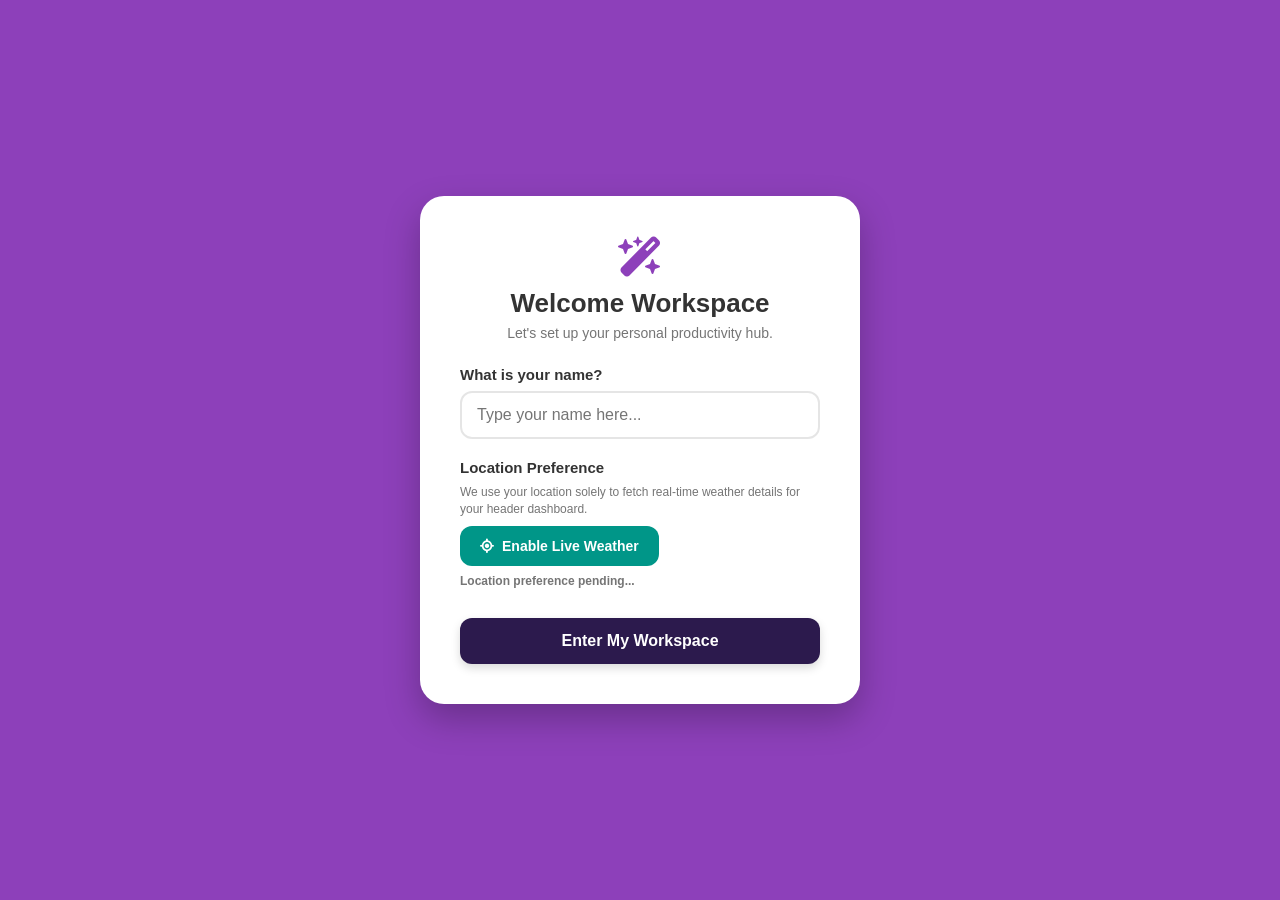
<file: index.html>
<!DOCTYPE html>
<html lang="en">
<head>
    <meta charset="UTF-8">
    <meta name="viewport" content="width=device-width, initial-scale=1.0">
    <title>TO-DO List Workspace</title>
    
    <link rel="stylesheet" href="https://cdnjs.cloudflare.com/ajax/libs/font-awesome/6.4.0/css/all.min.css">
    <link rel="icon" type="image/png" href="todoicon.png?v=2">
    <link rel="stylesheet" href="todo.css">
</head>
<body>

    <div id="onboardingGateway" class="hidden">
        <div class="onboardingCard">
            <div class="onboardingHeader">
                <i class="fa-solid fa-wand-magic-sparkles magicIcon"></i>
                <h2>Welcome Workspace</h2>
                <p>Let's set up your personal productivity hub.</p>
            </div>
            
            <div class="onboardingBody">
                <div class="onboardingRow">
                    <label for="onboardingNameInput">What is your name?</label>
                    <input type="text" id="onboardingNameInput" placeholder="Type your name here..." autocomplete="off">
                </div>
                
                <div class="onboardingRow">
                    <label>Location Preference</label>
                    <p class="onboardingHelpText">We use your location solely to fetch real-time weather details for your header dashboard.</p>
                    <button id="onboardingLocationBtn" class="onboardingLightBtn">
                        <i class="fa-solid fa-location-crosshairs"></i> Enable Live Weather
                    </button>
                    <span id="onboardingGeoStatus">Location preference pending...</span>
                </div>
                
                <button id="onboardingSubmitBtn" class="onboardingMainSubmit">Enter My Workspace</button>
            </div>
        </div>
    </div>

    <div id="appContainer" class="hidden">
        
        <div id="sidebar" class="collapsed">
            <button id="menuBtn" class="navBtn"><i class="fa-solid fa-bars"></i></button>
            <button id="searchToggleBtn" class="navBtn"><i class="fa-solid fa-magnifying-glass"></i> <span>Search</span></button>

            <button id="navAddTask" class="navBtn activeNav"><i class="fa-solid fa-plus"></i> <span>Add Task</span></button>
            <button id="navCompleted" class="navBtn"><i class="fa-solid fa-circle-check"></i> <span>Completed</span></button>
            <button id="navBin" class="navBtn"><i class="fa-solid fa-trash-can"></i> <span>Bin</span></button>
            
            <div class="sidebarDivider"></div>
            
            <div class="sidebarLabel"><span>Categories</span></div>
            <button id="navCatPersonal" class="navBtn catNav" data-category="Personal">
                <i class="fa-solid fa-user"></i> <span>Personal</span> <span id="badgePersonal" class="catBadge">0</span>
            </button>
            <button id="navCatCollege" class="navBtn catNav" data-category="College">
                <i class="fa-solid fa-graduation-cap"></i> <span>College</span> <span id="badgeCollege" class="catBadge">0</span>
            </button>
            <button id="navCatWork" class="navBtn catNav" data-category="Work">
                <i class="fa-solid fa-briefcase"></i> <span>Work</span> <span id="badgeWork" class="catBadge">0</span>
            </button>

            <div style="flex-grow: 1;"></div> 
            <button id="themeToggleBtn" class="navBtn"><i class="fa-solid fa-moon"></i> <span>Dark Mode</span></button>
            <button id="navProfile" class="navBtn"><i class="fa-solid fa-gear"></i> <span>Settings</span></button>
        </div>

        <div id="mainContent">
            
            <div id="header">
                <div class="headerLeft">
                    <h1 id="greetingLine">Hello!</h1>
                    <p id="healthQuote">Hope you are staying healthy and productive today.</p>
                </div>
                <div class="headerRight">
                    <div id="liveClock">00:00:00 AM</div>
                    <div id="liveDate">Loading Date...</div>
                    <div id="weatherWidget">
                        <span id="weatherIcon"><i class="fa-solid fa-cloud"></i></span>
                        <span id="weatherText">Weather Syncing...</span>
                    </div>
                </div>
            </div>

            <div id="contentSearchContainer" class="hiddenSearch">
                <div class="searchWrapperBox">
                    <i class="fa-solid fa-magnifying-glass"></i>
                    <input type="text" id="workspaceSearch" placeholder="Search here...">
                </div>
            </div>

            <div id="addTaskView" class="viewPanel">
                
                <div id="categoryProgressWrapper" class="hidden">
                    <div class="progressMeta">
                        <span id="progressCategoryName">Category Progress</span>
                        <span id="progressCount">0% (0/0)</span>
                    </div>
                    <div class="progressBarBg">
                        <div id="progressBarFill"></div>
                    </div>
                </div>
                
                <div id="inputContainer">
                    <textarea id="taskInput" placeholder="Enter a task" rows="1" oninput="resizeInput(this)"></textarea>
                    
                    <select id="categorySelect">
                        <option value="Personal">Personal</option>
                        <option value="College">College</option>
                        <option value="Work">Work</option>
                    </select>

                    <select id="horizonSelect">
                        <option value="Daily">Daily</option>
                        <option value="Weekly">Weekly</option>
                        <option value="Monthly">Monthly</option>
                    </select>

                    <div class="deadlineDropdownContainer">
                        <button id="deadlineToggleBtn" class="deadlineTriggerBtn">
                            <i class="fa-regular fa-calendar-check"></i> Set Deadline
                        </button>
                        <div id="deadlineDropdownContent" class="deadlineMenuPanel hidden"></div>
                    </div>
                    
                    <button id="submitBtn">Add Task</button>
                </div>
                
                <ul id="taskList"></ul>
            </div>

            <div id="completedView" class="viewPanel hidden">
                <ul id="completedList"></ul>
            </div>

            <div id="binView" class="viewPanel hidden">
                <ul id="binList"></ul>
            </div>

            <div id="profileView" class="viewPanel hidden">
                <div class="settingsCardWrapper">
                    <h2>Account Settings</h2>
                    
                    <div class="settingsRowGroup">
                        <label>Profile Username</label>
                        <div class="inlineInputGroup">
                            <input type="text" id="usernameSettingsField" placeholder="Enter name">
                            <button id="saveNameBtn" class="settingsActionBtn">Update Name</button>
                        </div>
                    </div>
                    
                    <div class="settingsRowGroup">
                        <label>Location & Weather Diagnostics</label>
                        <p class="settingsSubtext">Re-sync your browser coordinates to refresh weather settings.</p>
                        <button id="re-requestLocationBtn" class="settingsActionBtn locationBtnColor">
                            <i class="fa-solid fa-location-arrow"></i> Sync Live Weather
                        </button>
                    </div>
                    
                    <div class="settingsRowGroup logoutBorderTop">
                        <label style="color: #c62828;">Danger Zone</label>
                        <p class="settingsSubtext">Logging out will erase all current saved tasks and reset your workspace preferences permanently.</p>
                        <button id="workspaceLogoutBtn" class="settingsActionBtn logoutBtnColor">
                            <i class="fa-solid fa-right-from-bracket"></i> Wipe & Log Out
                        </button>
                    </div>
                </div>
            </div>
            
        </div>
    </div>

    <div id="customLogoutModal" class="modalOverlay hiddenModal">
        <div class="modalBox">
            <div class="modalHeader">
                <i class="fa-solid fa-triangle-exclamation warningIcon animatePulse"></i>
                <h3>Wipe Workspace?</h3>
                <p>This action completely deletes your database tracking records. You cannot undo this modification.</p>
            </div>
            <div class="modalActionsRow">
                <button id="modalCancelBtn" class="modalBtn secondaryBtn">Cancel</button>
                <button id="modalConfirmBtn" class="modalBtn primaryDangerBtn">Log Out</button>
            </div>
        </div>
    </div>

    <script src="todo.js"></script>
</body>
</html>
</file>
<file: todo.css>
/* ==========================================================================
   1. THEME VARIABLE REPOSITORIES
   ========================================================================== */
:root {
    --bg-main: rgb(141, 64, 186); --bg-sidebar: #2c1a4d; --text-sidebar: #bfa8e0;
    --card-bg: white; --card-text: #333333; --card-subtext: #757575; --search-border: #2c1a4d;
    --header-bg: rgba(255, 255, 255, 0.18); --header-blur: blur(12px); 
    --header-border: 1px solid rgba(255, 255, 255, 0.2); --header-text: #ffffff;
}

body.dark-mode {
    --bg-main: #121212; --bg-sidebar: #1e1e1e; --text-sidebar: #aaaaaa;
    --card-bg: #2d2d2d; --card-text: #f5f5f5; --card-subtext: #b0b0b0; --search-border: #ff9800;
    --header-bg: rgba(0, 0, 0, 0.35); --header-blur: blur(12px); 
    --header-border: 1px solid rgba(255, 255, 255, 0.05); --header-text: #f5f5f5;
}

/* ==========================================================================
   2. GLOBAL CONTAINER ARCHITECTURE
   ========================================================================== */
body { background-color: var(--bg-main); margin: 0; font-family: Arial, sans-serif; display: flex; height: 100vh; transition: background-color 0.3s ease; overflow: hidden; }
#appContainer { display: flex; width: 100vw; height: 100vh; }
#mainContent { flex-grow: 1; overflow-y: auto; padding-bottom: 50px; display: flex; flex-direction: column; align-items: center; }
.hidden { display: none !important; }
.hiddenModal { display: none !important; opacity: 0; }

/* ==========================================================================
   3. ONBOARDING GATEWAY LAYOUT
   ========================================================================== */
#onboardingGateway { position: fixed; top: 0; left: 0; width: 100vw; height: 100vh; background-color: var(--bg-main); display: flex; justify-content: center; align-items: center; z-index: 100000; }
.onboardingCard { background-color: var(--card-bg); color: var(--card-text); width: 90%; max-width: 440px; padding: 40px; border-radius: 24px; box-shadow: 0 15px 35px rgba(0,0,0,0.25); display: flex; flex-direction: column; gap: 25px; box-sizing: border-box; transition: background-color 0.3s ease; }
.onboardingHeader { text-align: center; }
.magicIcon { font-size: 40px; color: rgb(141, 64, 186); margin-bottom: 12px; }
body.dark-mode .magicIcon { color: #ff9800; }
.onboardingHeader h2 { margin: 0; font-size: 26px; font-weight: bold; }
.onboardingHeader p { margin: 6px 0 0 0; font-size: 14px; color: var(--card-subtext); }
.onboardingBody { display: flex; flex-direction: column; gap: 20px; }
.onboardingRow { display: flex; flex-direction: column; gap: 8px; }
.onboardingRow label { font-size: 15px; font-weight: bold; }
.onboardingHelpText { margin: 0; font-size: 12px; color: var(--card-subtext); line-height: 1.4; }
#onboardingNameInput { height: 44px; border-radius: 12px; border: 2px solid rgba(0,0,0,0.1); padding: 0 15px; font-size: 16px; outline: none; background-color: transparent; color: var(--card-text); transition: border-color 0.2s ease; }
body.dark-mode #onboardingNameInput { border: 2px solid rgba(255,255,255,0.1); }
#onboardingNameInput:focus { border-color: rgb(141, 64, 186); }
body.dark-mode #onboardingNameInput:focus { border-color: #ff9800; }
.onboardingLightBtn { height: 40px; border-radius: 12px; border: none; background-color: #009688; color: white; font-weight: bold; font-size: 14px; cursor: pointer; display: flex; align-items: center; justify-content: center; gap: 8px; transition: background-color 0.2s ease; width: max-content; padding: 0 20px; }
.onboardingLightBtn:hover { background-color: #00796b; }
#onboardingGeoStatus { font-size: 12px; font-weight: bold; color: var(--card-subtext); }
.onboardingMainSubmit { margin-top: 10px; height: 46px; border-radius: 12px; border: none; background-color: #2c1a4d; color: white; font-size: 16px; font-weight: bold; cursor: pointer; transition: background-color 0.2s ease; box-shadow: 0 4px 10px rgba(0,0,0,0.15); }
.onboardingMainSubmit:hover { background-color: #432b73; }
body.dark-mode .onboardingMainSubmit { background-color: #ff9800; color: #121212; }
body.dark-mode .onboardingMainSubmit:hover { background-color: #e08600; }

/* ==========================================================================
   4. SIDEBAR NAVIGATION & BADGES
   ========================================================================== */
#sidebar { width: 220px; background-color: var(--bg-sidebar); display: flex; flex-direction: column; padding: 20px 10px; gap: 10px; box-shadow: 2px 0 10px rgba(0,0,0,0.3); transition: width 0.3s ease, background-color 0.3s ease; box-sizing: border-box; flex-shrink: 0; }
#sidebar.collapsed { width: 70px; }
#menuBtn { margin-bottom: 5px; color: white !important; }
.sidebarDivider { height: 1px; background-color: rgba(255, 255, 255, 0.1); margin: 10px 5px; }
.sidebarLabel { color: #75639e; font-size: 12px; font-weight: bold; text-transform: uppercase; padding-left: 15px; letter-spacing: 1px; white-space: nowrap; }
#sidebar.collapsed .sidebarLabel { display: none; }
.navBtn { background: transparent; border: none; color: var(--text-sidebar); font-size: 18px; text-align: left; padding: 12px 15px; border-radius: 10px; cursor: pointer; transition: all 0.2s ease; display: flex; align-items: center; gap: 15px; width: 100%; box-sizing: border-box; white-space: nowrap; }
.navBtn i { font-size: 20px; width: 25px; text-align: center; flex-shrink: 0; }
#sidebar.collapsed .navBtn span { display: none; }
.navBtn:hover { background-color: rgba(255, 255, 255, 0.1); color: white; }
.navBtn.activeNav { background-color: rgb(231, 52, 52); color: white; font-weight: bold; }
#sidebar #navCatPersonal.activeNav { background-color: #ff9800; }
#sidebar #navCatCollege.activeNav { background-color: #2196f3; }
#sidebar #navCatWork.activeNav { background-color: #9c27b0; }
#sidebar #navProfile.activeNav { background-color: #009688; }
#searchToggleBtn.activeSearchMode { background-color: rgba(255, 255, 255, 0.2); color: #ffffff !important; border-left: 4px solid #ff9800; }

/* Live Sidebar Number Badges */
.catBadge { margin-left: auto; background-color: rgba(255, 255, 255, 0.1); color: var(--text-sidebar); font-size: 11px; font-weight: bold; padding: 2px 8px; border-radius: 12px; transition: all 0.3s ease; }
.navBtn:hover .catBadge { background-color: rgba(255, 255, 255, 0.2); color: white; }
.navBtn.activeNav .catBadge { background-color: white !important; color: #121212 !important; }
#sidebar.collapsed .catBadge { display: none; }

/* ==========================================================================
   5. HEADER DASHBOARD & SEARCH
   ========================================================================== */
#header { background-color: var(--header-bg); backdrop-filter: var(--header-blur); -webkit-backdrop-filter: var(--header-blur); border-bottom: var(--header-border); color: var(--header-text); padding: 24px 40px; margin-bottom: 20px; display: flex; justify-content: space-between; align-items: center; transition: all 0.3s ease; width: 100%; box-sizing: border-box; }
.headerLeft { display: flex; flex-direction: column; gap: 6px; text-align: left; }
#header h1 { margin: 0; font-size: 26px; font-weight: bold; letter-spacing: -0.5px; }
#healthQuote { margin: 0; font-size: 14px; opacity: 0.8; font-style: italic; }
.headerRight { display: flex; flex-direction: column; align-items: flex-end; gap: 5px; text-align: right; }
#liveClock { font-size: 26px; font-weight: bold; font-family: monospace; letter-spacing: 1px; }
#liveDate { font-size: 13px; font-weight: bold; opacity: 0.85; text-transform: uppercase; letter-spacing: 0.5px; }
#weatherWidget { display: flex; align-items: center; gap: 8px; font-size: 13px; font-weight: bold; margin-top: 2px; background-color: rgba(255, 255, 255, 0.15); padding: 5px 12px; border-radius: 20px; }
body.dark-mode #weatherWidget { background-color: rgba(0, 0, 0, 0.25); }

#contentSearchContainer { display: flex; justify-content: center; width: 100%; margin-top: 10px; margin-bottom: 15px; opacity: 1; transform: translateY(0); transition: all 0.3s cubic-bezier(0.4, 0, 0.2, 1); }
#contentSearchContainer.hiddenSearch { display: none !important; opacity: 0; transform: translateY(-20px); }
.searchWrapperBox { display: flex; align-items: center; background-color: var(--card-bg); border: 2px solid var(--search-border); border-radius: 20px; padding: 0 18px; width: 320px; height: 40px; gap: 12px; box-shadow: 0 4px 10px rgba(0,0,0,0.15); transition: background-color 0.3s ease, border-color 0.3s ease; }
.searchWrapperBox i { color: #2c1a4d; font-size: 16px; }
#workspaceSearch { border: none; outline: none; font-size: 16px; font-weight: bold; color: var(--card-text); width: 100%; background: transparent; }
#workspaceSearch::placeholder { color: #a092bd; }

/* ==========================================================================
   6. INPUT BAR & PROGRESS TRACKER
   ========================================================================== */
#categoryProgressWrapper { width: 100%; max-width: 600px; margin: 10px auto 30px auto; background-color: var(--card-bg); padding: 18px 24px; border-radius: 16px; box-shadow: 0 8px 16px rgba(0,0,0,0.05); display: flex; flex-direction: column; gap: 12px; box-sizing: border-box; border: 1px solid rgba(0,0,0,0.03); animation: modalPopIn 0.3s ease; }
.progressMeta { display: flex; justify-content: space-between; align-items: center; font-size: 15px; font-weight: bold; color: var(--card-text); }
#progressCount { color: var(--card-subtext); font-size: 13px; }
.progressBarBg { width: 100%; height: 10px; background-color: rgba(0, 0, 0, 0.06); border-radius: 10px; overflow: hidden; }
body.dark-mode .progressBarBg { background-color: rgba(255, 255, 255, 0.08); }
#progressBarFill { height: 100%; width: 0%; border-radius: 10px; transition: width 0.6s cubic-bezier(0.34, 1.56, 0.64, 1), background-color 0.3s ease; }

#inputContainer { margin-top: 30px; display: flex; justify-content: center; align-items: center; gap: 12px; width: 100%; position: relative; }
#taskInput { min-width: 180px; max-width: 400px; width: 180px; height: 40px; min-height: 40px; font-size: 16px; text-align: left; padding: 10px 15px; border-radius: 20px; border: none; outline: none; resize: none; font-family: inherit; box-sizing: border-box; overflow-y: hidden; }
#categorySelect, #horizonSelect { height: 40px; font-size: 15px; border-radius: 20px; padding: 0 15px; border: none; outline: none; background-color: var(--card-bg); cursor: pointer; font-weight: bold; color: var(--card-text); transition: background-color 0.3s ease, color 0.3s ease; text-align-last: center; }
#submitBtn { width: 110px; height: 40px; font-size: 16px; border-radius: 20px; background-color: rgb(246, 245, 245); border: none; cursor: pointer; font-weight: bold; }
#submitBtn:hover { background-color: grey; color: white; }

.deadlineDropdownContainer { position: relative; display: inline-block; }
.deadlineTriggerBtn { height: 40px; font-size: 15px; font-weight: bold; border-radius: 20px; border: none; padding: 0 16px; background-color: var(--card-bg); color: var(--card-text); cursor: pointer; display: flex; align-items: center; gap: 8px; transition: all 0.2s ease; }
.deadlineTriggerBtn:hover { background-color: rgba(255,255,255,0.8); }
body.dark-mode .deadlineTriggerBtn:hover { background-color: rgba(255,255,255,0.1); }
.deadlineTriggerBtn.activeState { background-color: #009688 !important; color: white !important; }
.deadlineMenuPanel { position: absolute; top: 48px; left: 50%; transform: translateX(-50%); background-color: var(--card-bg); border-radius: 14px; box-shadow: 0 8px 24px rgba(0,0,0,0.2); padding: 15px; z-index: 100; display: flex; flex-direction: column; gap: 10px; min-width: 200px; border: 1px solid rgba(0,0,0,0.05); }
.deadlineMenuPanel label { font-size: 12px; font-weight: bold; color: var(--card-subtext); text-transform: uppercase; }
.deadlineMenuPanel input { height: 38px; border-radius: 8px; border: 1px solid var(--card-subtext); padding: 0 10px; font-size: 14px; font-weight: bold; background: transparent; color: var(--card-text); outline: none; width: 100%; box-sizing: border-box; }

/* ==========================================================================
   7. KANBAN CARD ARCHITECTURE & DRAG/DROP
   ========================================================================== */
#taskList, #binList, #completedList { list-style: none; padding: 0; margin-top: 30px; display: flex; flex-wrap: wrap; gap: 20px; justify-content: center; align-items: flex-start; width: 100%; }
#taskList li, #binList li, #completedList li { background-color: var(--card-bg); border-radius: 16px; width: fit-content; min-width: 320px; max-width: 600px; min-height: 120px; display: flex; flex-direction: column; justify-content: space-between; box-shadow: 0 8px 16px rgba(0,0,0,0.06); position: relative; transition: transform 0.2s ease, box-shadow 0.2s ease, background-color 0.3s ease; box-sizing: border-box; border: 1px solid rgba(0,0,0,0.03); }
#taskList li:hover { transform: translateY(-2px); box-shadow: 0 12px 22px rgba(0,0,0,0.1); }

.cardMainBody { padding: 18px 20px 12px 20px; display: flex; flex-direction: column; gap: 8px; }
.cardTopRow { display: flex; justify-content: space-between; align-items: flex-start; padding-right: 25px; gap: 15px; }
.taskText { font-size: 18px; font-weight: bold; color: var(--card-text); line-height: 1.3; transition: color 0.3s ease; overflow-wrap: break-word; word-break: break-word; flex: 1; padding-right: 10px; }
.taskText[contenteditable="true"] { outline: none; border-bottom: 2px dashed rgb(141, 64, 186); background-color: rgba(0, 0, 0, 0.03); padding: 2px 4px; border-radius: 4px; }
body.dark-mode .taskText[contenteditable="true"] { border-bottom: 2px dashed #ff9800; }

.cardCategoryFlag { font-size: 10px; font-weight: bold; text-transform: uppercase; letter-spacing: 0.8px; color: white !important; padding: 4px 10px; border-radius: 12px; opacity: 1; margin-top: 0; display: flex; align-items: center; justify-content: center; }
.cat-personal { background-color: #ff9800; } 
.cat-college  { background-color: #2196f3; } 
.cat-work     { background-color: #9c27b0; } 

.cardTimerRow { display: flex; align-items: center; gap: 6px; }
.deadlineTracker { font-size: 12px; font-weight: bold; color: #e65100; padding: 3px 8px; border-radius: 6px; background-color: rgba(230, 81, 0, 0.08); display: flex; align-items: center; gap: 5px; }
.deadlineOverdue { color: #d32f2f; background-color: rgba(211, 47, 47, 0.08); }

.cardFooterShelf { border-top: 1px solid rgba(0,0,0,0.06); padding: 10px 20px; display: flex; justify-content: space-between; align-items: center; background-color: rgba(0,0,0,0.01); border-bottom-left-radius: 16px; border-bottom-right-radius: 16px; }
body.dark-mode .cardFooterShelf { border-top: 1px solid rgba(255,255,255,0.04); background-color: rgba(0,0,0,0.1); }
.cardHorizonLabel { font-size: 11px; font-weight: bold; text-transform: uppercase; color: var(--card-subtext); letter-spacing: 0.5px; }
.taskTime { font-size: 11px; color: var(--card-subtext); font-weight: bold; }

.menuTriggerBtn { position: absolute; top: 14px; right: 14px; background: transparent; border: none; font-size: 16px; cursor: pointer; color: var(--card-subtext); transition: color 0.2s ease; padding: 2px; z-index: 5; }
.menuTriggerBtn:hover { color: var(--card-text); }
.taskMenuDropdown { position: absolute; top: 40px; right: 15px; background-color: var(--card-bg); border: 1px solid rgba(0,0,0,0.08); border-radius: 8px; box-shadow: 0 4px 12px rgba(0,0,0,0.15); display: none; flex-direction: column; z-index: 9999; overflow: hidden; }
.menuOptionRow { background: transparent; border: none; padding: 10px 16px; font-size: 13px; font-weight: bold; color: var(--card-text); cursor: pointer; display: flex; align-items: center; gap: 10px; text-align: left; width: 100%; }
.menuOptionRow:hover { background-color: rgba(0, 0, 0, 0.05); }
.editOpt i { color: #2196f3; } .completeOpt i { color: #4CAF50; } .deleteOpt i { color: #c62828; }

/* Status Overrides (Completed, Bin, Overdue) */
#taskList li.completed, #completedList li { background-color: #4CAF50 !important; border-color: rgba(0,0,0,0.05); }
#taskList li.completed .taskText, #taskList li.completed .cardCategoryFlag, #taskList li.completed .cardHorizonLabel, #taskList li.completed .taskTime, #taskList li.completed .menuTriggerBtn, #completedList li .taskText, #completedList li .cardCategoryFlag, #completedList li .cardHorizonLabel, #completedList li .taskTime, #completedList li .menuTriggerBtn { color: white !important; opacity: 1; }
#taskList li.completed .deadlineTracker, #completedList li .deadlineTracker { background-color: rgba(255,255,255,0.15); color: white; }
#taskList li.completed .cardFooterShelf, #completedList li .cardFooterShelf { border-top: 1px solid rgba(255,255,255,0.1); background-color: rgba(0,0,0,0.05); }

#binList li { background-color: var(--card-bg); border: 1px solid rgba(198, 40, 40, 0.15); }
#binList .taskText { text-decoration: line-through; opacity: 0.6; }
#binList .deadlineTracker { background-color: rgba(198, 40, 40, 0.05); color: #c62828; }

#taskList li.overdue-card { background-color: #d32f2f !important; border-color: rgba(0,0,0,0.1); animation: modalPopIn 0.3s ease; }
#taskList li.overdue-card .taskText, #taskList li.overdue-card .cardHorizonLabel, #taskList li.overdue-card .taskTime, #taskList li.overdue-card .menuTriggerBtn { color: white !important; opacity: 1; }
#taskList li.overdue-card .deadlineTracker { background-color: rgba(255,255,255,0.2) !important; color: white !important; }
#taskList li.overdue-card .cardFooterShelf { border-top: 1px solid rgba(255,255,255,0.1); background-color: rgba(0,0,0,0.1); }

/* Drag and Drop Hooks */
#taskList li[draggable="true"] { cursor: grab; }
#taskList li[draggable="true"]:active { cursor: grabbing; }
#taskList li.dragging { opacity: 0.6; transform: scale(0.95) !important; box-shadow: 0 15px 25px rgba(0,0,0,0.2) !important; border: 2px dashed #ff9800; z-index: 10000; }

/* ==========================================================================
   8. SETTINGS & MODALS
   ========================================================================== */
.settingsCardWrapper { background-color: var(--card-bg); color: var(--card-text); width: 100%; min-width: 320px; max-width: 500px; margin: 40px auto; padding: 30px; border-radius: 16px; box-shadow: 0 10px 25px rgba(0,0,0,0.15); display: flex; flex-direction: column; gap: 20px; transition: background-color 0.3s ease; box-sizing: border-box; }
.settingsCardWrapper h2 { margin: 0 0 10px 0; font-size: 22px; border-bottom: 2px solid rgba(0,0,0,0.05); padding-bottom: 10px; }
body.dark-mode .settingsCardWrapper h2 { border-bottom: 2px solid rgba(255,255,255,0.05); }
.settingsRowGroup { display: flex; flex-direction: column; gap: 8px; text-align: left; }
.settingsRowGroup label { font-size: 14px; font-weight: bold; opacity: 0.9; }
.settingsSubtext { margin: 0; font-size: 12px; color: var(--card-subtext); }
.inlineInputGroup { display: flex; gap: 10px; width: 100%; }
.inlineInputGroup input { flex-grow: 1; height: 40px; border-radius: 10px; border: 1px solid var(--card-subtext); padding: 0 15px; font-size: 15px; outline: none; background-color: transparent; color: var(--card-text); }
.settingsActionBtn { height: 40px; border-radius: 10px; border: none; background-color: #2c1a4d; color: white; font-weight: bold; padding: 0 20px; cursor: pointer; transition: background-color 0.2s ease; font-size: 14px; }
.settingsActionBtn:hover { background-color: #432b73; }
.locationBtnColor { background-color: #009688; display: flex; align-items: center; gap: 8px; justify-content: center; width: max-content; padding: 0 20px; }
.locationBtnColor:hover { background-color: #00796b; }
.logoutBorderTop { border-top: 1px solid rgba(0, 0, 0, 0.08); padding-top: 15px; margin-top: 5px; }
body.dark-mode .logoutBorderTop { border-top: 1px solid rgba(255, 255, 255, 0.08); }
.logoutBtnColor { background-color: #c62828 !important; color: white !important; display: flex; align-items: center; gap: 8px; justify-content: center; width: max-content; padding: 0 20px; margin-top: 4px; }
.logoutBtnColor:hover { background-color: #b71c1c !important; }
body.dark-mode .settingsActionBtn { background-color: #ff9800; color: #121212; }
body.dark-mode .settingsActionBtn:hover { background-color: #e08600; }
body.dark-mode .locationBtnColor { background-color: #009688; color: white; }

.modalOverlay { position: fixed; top: 0; left: 0; width: 100vw; height: 100vh; background-color: rgba(0, 0, 0, 0.4); backdrop-filter: blur(8px); -webkit-backdrop-filter: blur(8px); display: flex; justify-content: center; align-items: center; z-index: 200000; opacity: 1; transition: opacity 0.25s ease; }
.modalBox { background-color: var(--card-bg); color: var(--card-text); width: 90%; max-width: 380px; padding: 30px; border-radius: 20px; box-shadow: 0 20px 45px rgba(0,0,0,0.3); display: flex; flex-direction: column; gap: 24px; box-sizing: border-box; text-align: center; animation: modalPopIn 0.3s cubic-bezier(0.34, 1.56, 0.64, 1) forwards; }
@keyframes modalPopIn { 0% { transform: scale(0.85); opacity: 0; } 100% { transform: scale(1); opacity: 1; } }
.modalHeader { display: flex; flex-direction: column; gap: 8px; align-items: center; }
.warningIcon { font-size: 38px; color: #e53935; margin-bottom: 4px; }
.modalHeader h3 { margin: 0; font-size: 22px; font-weight: bold; }
.modalHeader p { margin: 0; font-size: 13px; color: var(--card-subtext); line-height: 1.5; }
.modalActionsRow { display: flex; gap: 12px; width: 100%; }
.modalBtn { flex: 1; height: 44px; border-radius: 12px; border: none; font-size: 15px; font-weight: bold; cursor: pointer; transition: all 0.2s ease; display: flex; align-items: center; justify-content: center; }
.secondaryBtn { background-color: rgba(0,0,0,0.05); color: var(--card-text); }
.secondaryBtn:hover { background-color: rgba(0,0,0,0.1); }
body.dark-mode .secondaryBtn { background-color: rgba(255,255,255,0.08); }
body.dark-mode .secondaryBtn:hover { background-color: rgba(255,255,255,0.15); }
.primaryDangerBtn { background-color: #c62828; color: white; box-shadow: 0 4px 10px rgba(198, 40, 40, 0.2); }
.primaryDangerBtn:hover { background-color: #b71c1c; transform: translateY(-1px); }
.animatePulse { animation: slowPulse 2s infinite ease-in-out; }
@keyframes slowPulse { 0%, 100% { transform: scale(1); opacity: 1; } 50% { transform: scale(1.06); opacity: 0.85; } }
</file>
